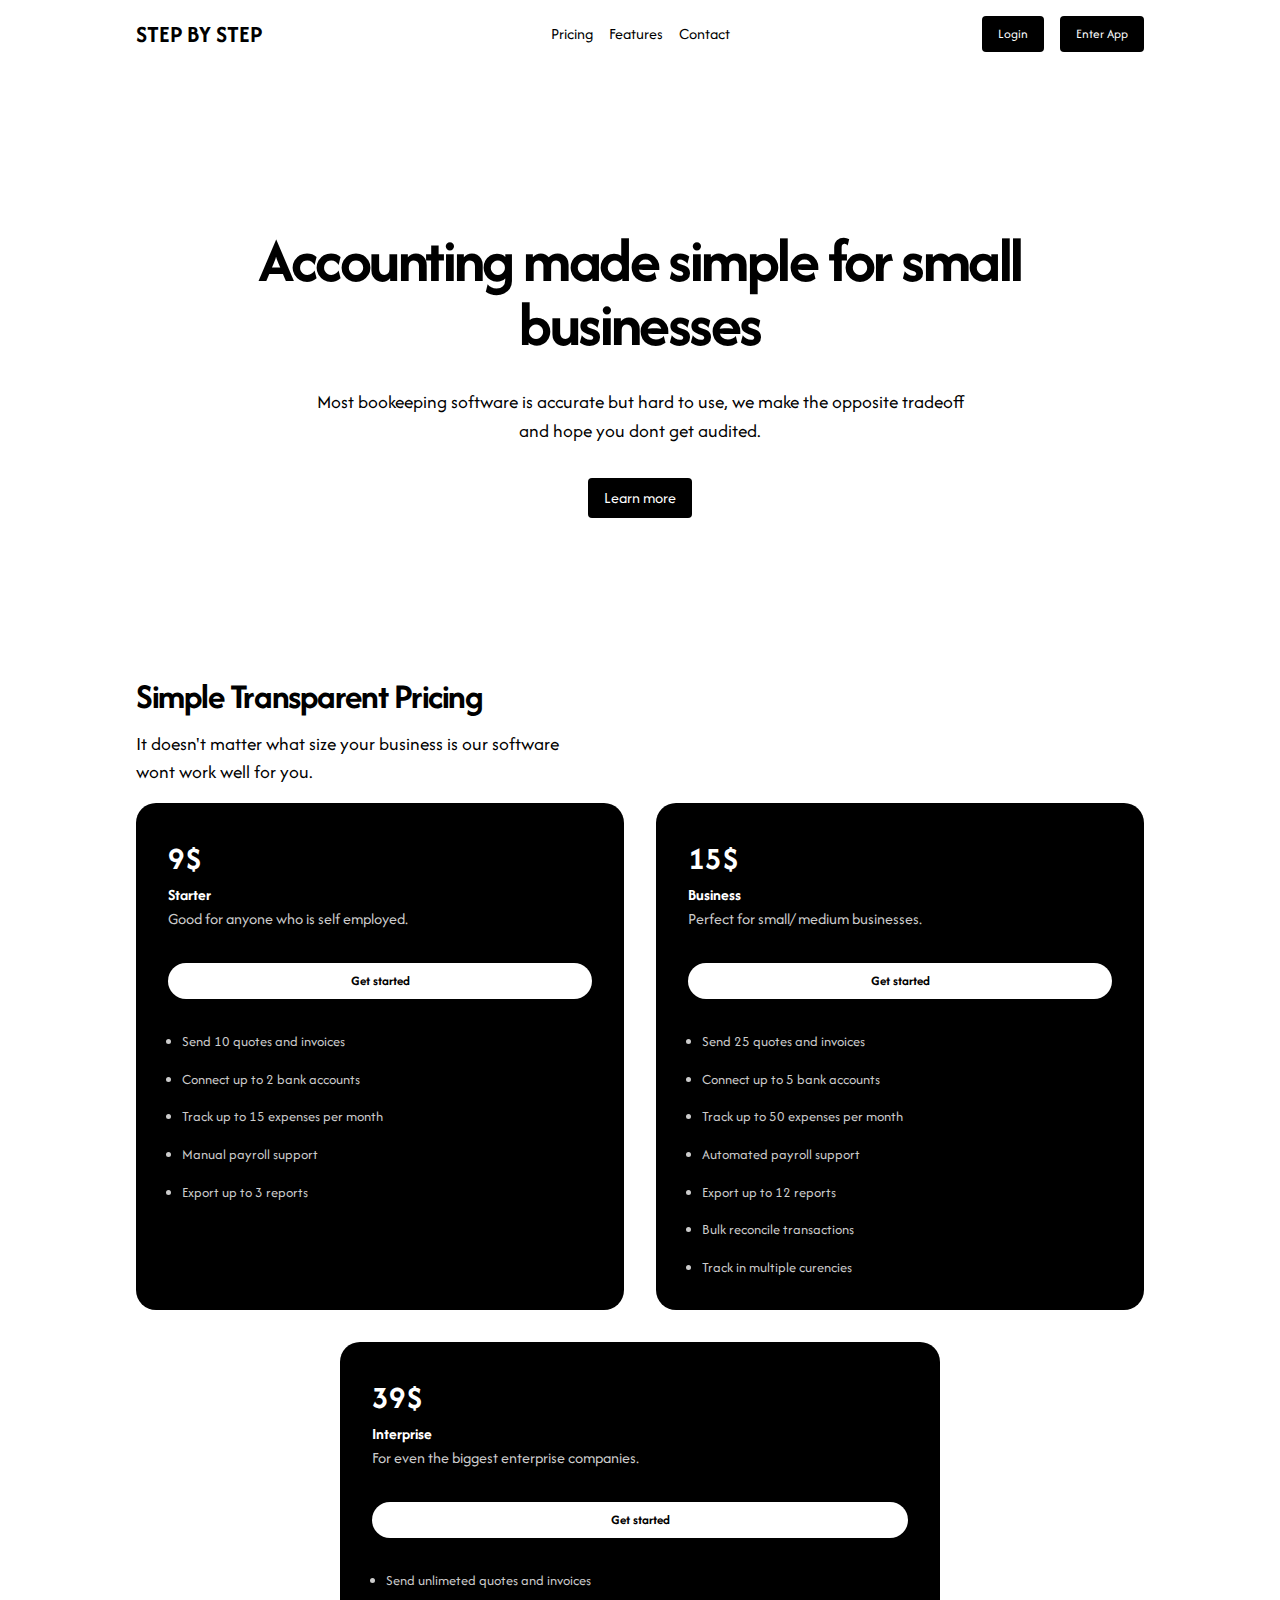
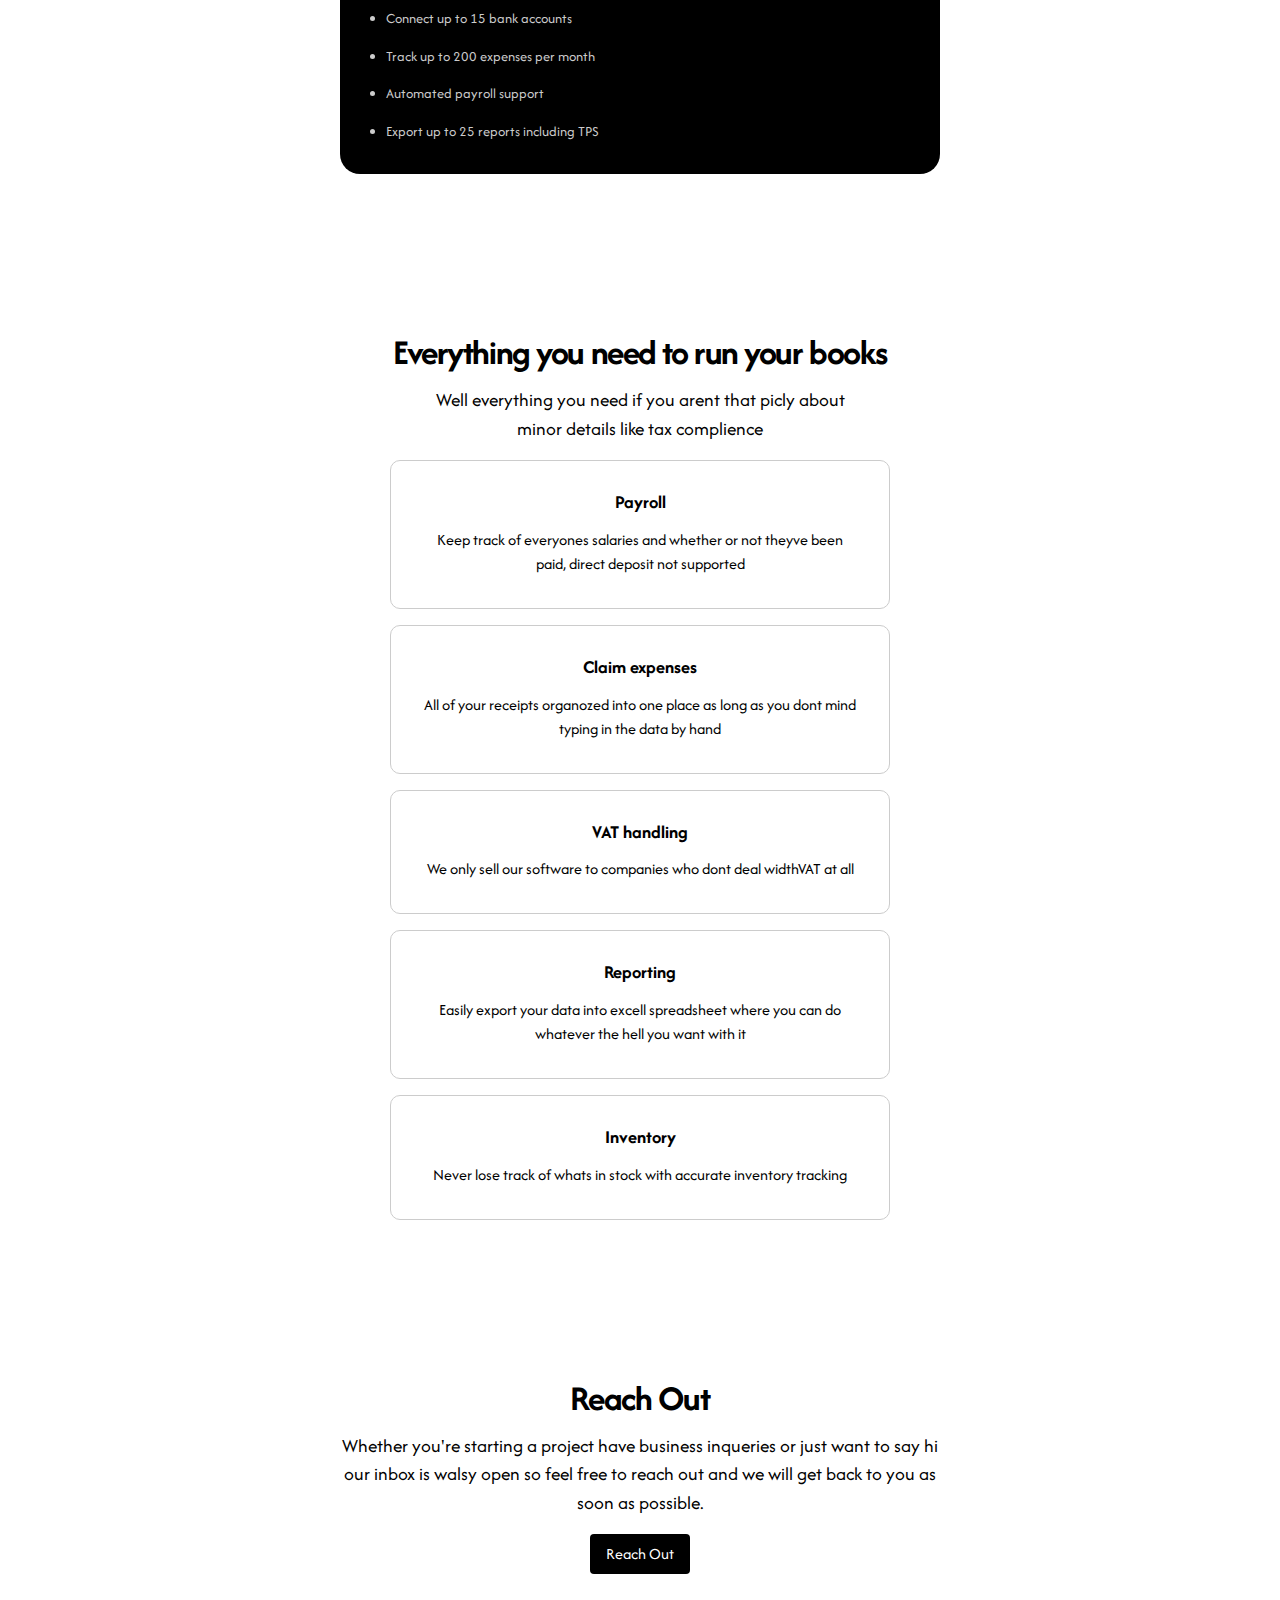
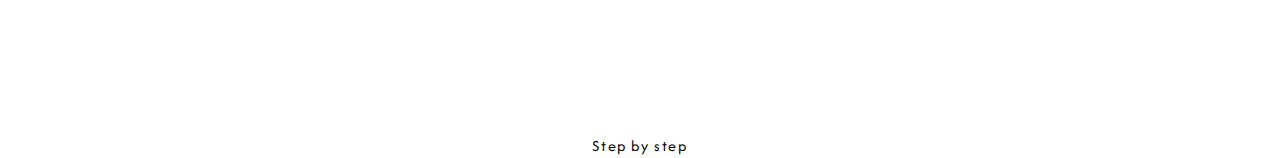
<file: index.html>
<!DOCTYPE html>
<html lang="en">
<head>
    <meta charset="UTF-8">
    <meta name="viewport" content="width=device-width, initial-scale=1.0">
    <link rel="preconnect" href="https://fonts.googleapis.com">
    <link rel="preconnect" href="https://fonts.gstatic.com" crossorigin>
    <link href="https://fonts.googleapis.com/css2?family=Afacad:wght@400;700&display=swap" rel="stylesheet">
    <!-- stylesheets -->
    <link rel="stylesheet" href="/styles/global.css" />
    <link rel="stylesheet" href="./styles/componentss/header.css" />
    <link rel="stylesheet" href="./styles/componentss/hero.css" />
    <link rel="stylesheet" href="./styles/componentss/pricing.css" />
    <link rel="stylesheet" href="./styles/componentss/features.css" />
    <link rel="stylesheet" href="./styles/componentss/contact.css" />
    <link rel="stylesheet" href="./styles/componentss/footer.css" />
    <link rel="stylesheet" href="/styles/utils.css" />
    <title>Step by step</title>
</head>
<body>
    <header class="header container">
        <h2 class="header__title">Step by step</h2>
        <nav class="header__menu">
            <a class="header__link" href="#pricing">Pricing</a>
            <a class="header__link" href="#features">Features</a>
            <a class="header__link" href="#contact">Contact</a>
        </nav>
        <div class="header__btn-container">
            <button class="btn header__btn">Login</button>
            <button class="btn header__btn">Enter App</button>
        </div>
        <button class="header__bars">
            <svg xmlns="http://www.w3.org/2000/svg" fill="none" viewBox="0 0 24 24" stroke-width="1.5" stroke="currentColor" class="w-6 h-6">
                <path stroke-linecap="round" stroke-linejoin="round" d="M3.75 5.25h16.5m-16.5 4.5h16.5m-16.5 4.5h16.5m-16.5 4.5h16.5" />
            </svg>
        </button>
    </header>

    <section class="hero container">
        <h1 class="hero__title">Accounting made simple for small
            businesses</h1>
        <p class="hero__description">Most bookeeping software is accurate but
            hard to use, we make the opposite tradeoff and hope you dont get audited.
        </p>
        <a href="#features" class="btn hero__btn">Learn more</a>
    </section>

    <section class="pricing container">
        <h2 class="pricing__title">Simple Transparent Pricing</h2>
        <p class="pricing__description">It doesn't matter what size your business
            is our software wont work well for you.
        </p>
        <div class="pricing__container">
            <div class="pricing__box">
                <h3 class="pricing__price">9$</h3>
                <h4 class="pricing__plan">Starter</h4>
                <p class="pricing__plan-description">Good for anyone who
                    is self employed.
                </p>
                <button class="pricing__btn">Get started</button>
                <ul class="pricing__features">
                    <li>Send 10 quotes and invoices</li>
                    <li>Connect up to 2 bank accounts</li>
                    <li>Track up to 15 expenses per month</li>
                    <li>Manual payroll support</li>
                    <li>Export up to 3 reports</li>
                </ul>
            </div>
            <div class="pricing__box">
                <h3 class="pricing__price">15$</h3>
                <h4 class="pricing__plan">Business</h4>
                <p class="pricing__plan-description">Perfect for small/
                    medium businesses.
                </p>
                <button class="pricing__btn">Get started</button>
                <ul class="pricing__features">
                    <li>Send 25 quotes and invoices</li>
                    <li>Connect up to 5 bank accounts</li>
                    <li>Track up to 50 expenses per month</li>
                    <li>Automated payroll support</li>
                    <li>Export up to 12 reports</li>
                    <li>Bulk reconcile transactions</li>
                    <li>Track in multiple curencies</li>
                </ul>
            </div>
            <div class="pricing__box">
                <h3 class="pricing__price">39$</h3>
                <h4 class="pricing__plan">Interprise</h4>
                <p class="pricing__plan-description">For even the biggest
                    enterprise companies.
                </p>
                <button class="pricing__btn">Get started</button>
                <ul class="pricing__features">
                    <li>Send unlimeted quotes and invoices</li>
                    <li>Connect up to 15 bank accounts</li>
                    <li>Track up to 200 expenses per month</li>
                    <li>Automated payroll support</li>
                    <li>Export up to 25 reports including TPS</li>
                </ul>
            </div>
        </div>
    </section>

    <section class="features container">
        <h2 class="features__title">Everything you need to run your books</h2>
        <p class="features__description">Well everything you need if you arent that
            picly about minor details like tax complience
        </p>
        <div class="features__container">
            <div class="features__box">
                <h3 class="features__box-title">Payroll</h3>
                <p class="features__box-description">Keep track of everyones
                    salaries and whether or not theyve been paid, direct deposit
                    not supported
                </p>
            </div>
            <div class="features__box">
                <h3 class="features__box-title">Claim expenses</h3>
                <p class="features__box-description">All of your receipts
                    organozed into one place as long as you dont mind typing
                    in the data by hand
                </p>
            </div>
            <div class="features__box">
                <h3 class="features__box-title">VAT handling</h3>
                <p class="features__box-description">
                    We only sell our software to companies who dont deal widthVAT at all
                </p>
            </div>
            <div class="features__box">
                <h3 class="features__box-title">Reporting</h3>
                <p class="features__box-description">Easily export your data into excell
                    spreadsheet where you can do whatever the hell you want with it
                </p>
            </div>
            <div class="features__box">
                <h3 class="features__box-title">Inventory</h3>
                <p class="features__box-description">Never lose track of whats in stock with
                    accurate inventory tracking
                </p>
            </div>
        </div>
    </section>

    <section class="contact container">
        <h2 class="contact__title">Reach Out</h2>
        <p class="contact__desctiption">Whether you're starting a project have business
            inqueries or just want to say hi our inbox is walsy open so feel free to
            reach out and we will get back to you as soon as possible.
        </p>
        <a class="btn contact__btn" href="mailto:ihorvoitiukk@gmail.com" target="_blank"
        rel="noopener noreferrer">Reach Out</a>
    </section>

    <footer class="footer container">
        <h2 class="footer__title">Step by step</h2>
    </footer>
</body>
</html>
</file>
<file: styles/global.css>
*,
*::before,
*::after {
    box-sizing: border-box;
}

* {
    margin: 0;
    padding: 0;
    line-height: 1.5;
}

body {
    font-family: 'Afacad', sans-serif;
}

button {
    cursor: pointer;
    border: none;
    background: none;
    font-family: inherit;
}
</file>
<file: styles/componentss/header.css>
/* Header */
.header {
    display: flex;
    padding: 1rem 0;
    align-items: center;
}

.header__title {
    flex: 1;
    font-size: 1.5rem;
    text-transform: uppercase;
}

.header__menu {
    display: flex;
    gap: 1rem;
    justify-content: center;
    flex: 1;
}

.header__link {
    text-decoration: none;
    color: #000;
}

.header__btn-container {
    display: flex;
    flex: 1;
    gap: 1rem;
    justify-content: flex-end;
}

.header__bars {
    display: none;
}

/* Header media queries  */
@media (max-width: 891px) {
    .header__title {
        font-size: 1.2rem;
    }

    .header__link {
        font-size: 0.8rem
    }

    .header__btn {
    font-size: 0.8rem;
    }
}

@media (max-width: 713px) {
    .header {
        justify-content: space-between;
    }

    .header__menu {
        display: none;
    }

    .header__btn-container {
        display: none;
    }

    .header__bars {
        display: block;
        height: 1.5rem;
        width: 1.5rem;
    }

    .header__title {
        flex: 0 1 auto;
    }
}
</file>
<file: styles/componentss/hero.css>
/* Hero section */
.hero {
    text-align: center;
    margin-top: 10rem;
}

.hero__title {
    font-size: 4rem;
    line-height: 1;
    letter-spacing: -0.04em;
    max-width: 25ch;
    margin-inline: auto;
}

.hero__description {
    font-size: 1.2rem;
    max-width: 65ch;
    margin: 2rem auto;
}

/* Hero media queries  */
@media (max-width: 891px) {
    .hero__title {
        font-size: 3rem;
    }

    .hero__description {
        font-size: 1rem;
        margin: 1.5rem auto;
    }
}

@media (max-width: 713px) {
    .hero {
        margin-top: 5rem;
    }

    .hero__title {
        font-size: 2.5rem;
    }

    .hero__description {
        font-size: 0.9rem;
        margin: 1rem auto;
    }

    .hero__btn {
        font-size: 0.9rem;
    }
}

@media (max-width: 495px) {
    .hero__title {
        font-size: 2rem;
    }
}

@media (max-width: 396px) {
    .hero__title {
        font-size: 1.6rem;
    }
}
</file>
<file: styles/componentss/pricing.css>
/* pricing */
.pricing {
    margin-top: 10rem;
}

.pricing__title {
    font-size: 2.25rem;
    letter-spacing: -0.04em;
    line-height: 1;
}

.pricing__description {
    font-size: 1.2rem;
    max-width: 45ch;
    margin: 1rem 0;
}

.pricing__container {
    display: flex;
    gap: 2rem;
    flex-wrap: wrap;
}

.pricing__box {
    background-color: #000;
    color: #fff;
    padding: 2rem;
    border-radius: 20px;
    flex: 1;
    min-width: 400px;
}

.pricing__price {
    font-size: 2rem;
}

.price__plan {
    margin: 1rem 0 0.25rem;
}

.pricing__plan-description {
    color: #ccc;
}

.pricing__btn {
    background-color: #fff;
    color: #000;
    width: 100%;
    padding: 0.5rem 1rem;
    margin: 2rem 0;
    font-weight: 700;
    border-radius: 100px;
}

.pricing__features {
    padding-left: 1em;
    display: flex;
    flex-direction: column;
    gap: 1rem;
    font-size: 0.9rem;
    color: #ccc;
}

@media (max-width: 1404px) {
    .pricing__container {
        justify-content: center;
    }

    .pricing__box {
        max-width: 600px;
    }
}

@media (max-width: 891px) {
    .pricing__title {
        font-size: 2rem;
    }

    .pricing__description {
        font-size: 1rem;
    }

    .pricing__price {
        font-size: 1.5rem;
    }
}

@media (max-width: 713px) {
    .pricing {
        margin-top: 5rem;
    }

    .pricing__title {
        font-size: 1.5rem;
    }

    .pricing__description {
        font-size: 0.9rem;
        margin: 0.5rem 0;
    }

    .pricing__plan-description {
        font-size: 0.9rem;
    }
}

@media (max-width: 495px) {
    .pricing__title {
        font-size: 1.3rem;
    }

    .pricing__box {
        min-width: 290px;
    }
}

@media (max-width: 396px) {
    .pricing__title {
        font-size: 1.1rem;
    }
}
</file>
<file: styles/componentss/features.css>
/* Features */
.features {
    margin-top: 10rem;
    text-align: center;
}

.features__title {
    font-size: 2.25rem;
    letter-spacing: -0.04em;
    line-height: 1;
}

.features__description {
    font-size: 1.2rem;
    max-width: 45ch;
    margin: 1rem auto;
}

.features__container {
    display: flex;
    flex-wrap: wrap;
    justify-content: center;
    gap: 1rem
}

.features__box {
    border: 1px solid #ccc;
    padding: 2rem;
    border-radius: 10px;
    width: 500px;
}

.features__box-title {
    line-height: 1;
}

.features__box-description {
    margin-top: 1rem;
}

@media (max-width: 891px) {
    .features__title {
        font-size: 2rem;
    }

    .features__description {
        font-size: 1rem;
    }
}

@media (max-width: 713px) {
    .features {
        margin-top: 5rem;
    }

    .features__title {
        font-size: 1.5rem;
    }

    .features__description {
        font-size: 0.9rem;
        margin: 0.5rem auto;
    }

    .features__box-title {
        font-size: 1rem;
    }

    .features__box-description {
        margin-top: 0.5rem;
        font-size: 0.9rem;
    }
}

@media (max-width: 495px) {
    .features__title {
        font-size: 1.3rem;
    }

}

@media (max-width: 396px) {
    .features__title {
        font-size: 1.1rem;
    }
}
</file>
<file: styles/componentss/contact.css>
/* Contact */
.contact {
    margin-top: 10rem;
    text-align: center;
}

.contact__title {
    font-size: 2.25rem;
    letter-spacing: -0.04em;
    line-height: 1;
}

.contact__desctiption {
    font-size: 1.2rem;
    max-width: 60ch;
    margin: 1rem auto;
}

@media (max-width: 891px) {
    .contact__title {
        font-size: 2rem;
    }

    .contact__description {
        font-size: 1rem;
    }
}

@media (max-width: 713px) {
    .contact {
        margin-top: 5rem;
    }

    .contact__title {
        font-size: 1.5rem;
    }

    .contact__description {
        font-size: 0.9rem;
        margin: 0.5rem auto;
    }

    .contact__btn {
        font-size: 0.9rem;
    }
}

@media (max-width: 495px) {
    .contact__title {
        font-size: 1.3rem;
    }

}

@media (max-width: 396px) {
    .contact__title {
        font-size: 1.1rem;
    }
}
</file>
<file: styles/componentss/footer.css>
/* Footer */
.footer {
    margin-top: 10rem;
    text-align: center;
}

.footer__title {
    font-size: 1rem;
    font-weight: 300;
    letter-spacing: 0.1em;
}
</file>
<file: styles/utils.css>
/* Utility class */
.btn {
    text-decoration: none;
    display: inline-block;
    background-color: #000;
    color: #fff;
    padding: 0.5rem 1rem;
    border-radius: 4px;
}

.container {
    max-width: 1536px;
    margin-inline: auto;
    padding-inline: 0.5rem;
}

/* 2xl */
@media (max-width: 1536px) {
    .container {
        max-width: 1280px;
    }
}

/* xl */
@media (max-width: 1280px) {
    .container {
        max-width: 1024px;
    }
}

/* lg */
@media (max-width: 1024px) {
    .container {
        max-width: 768px;
    }
}

/* md */
@media (max-width: 768px) {
    .container {
        max-width: 640px;
    }
}

/* sm */
@media (max-width: 640px) {
    .container {
        max-width: 475px;
    }
}

/* xs */
@media (max-width: 475px) {
    .container {
        max-width: 100%;
    }
}
</file>
